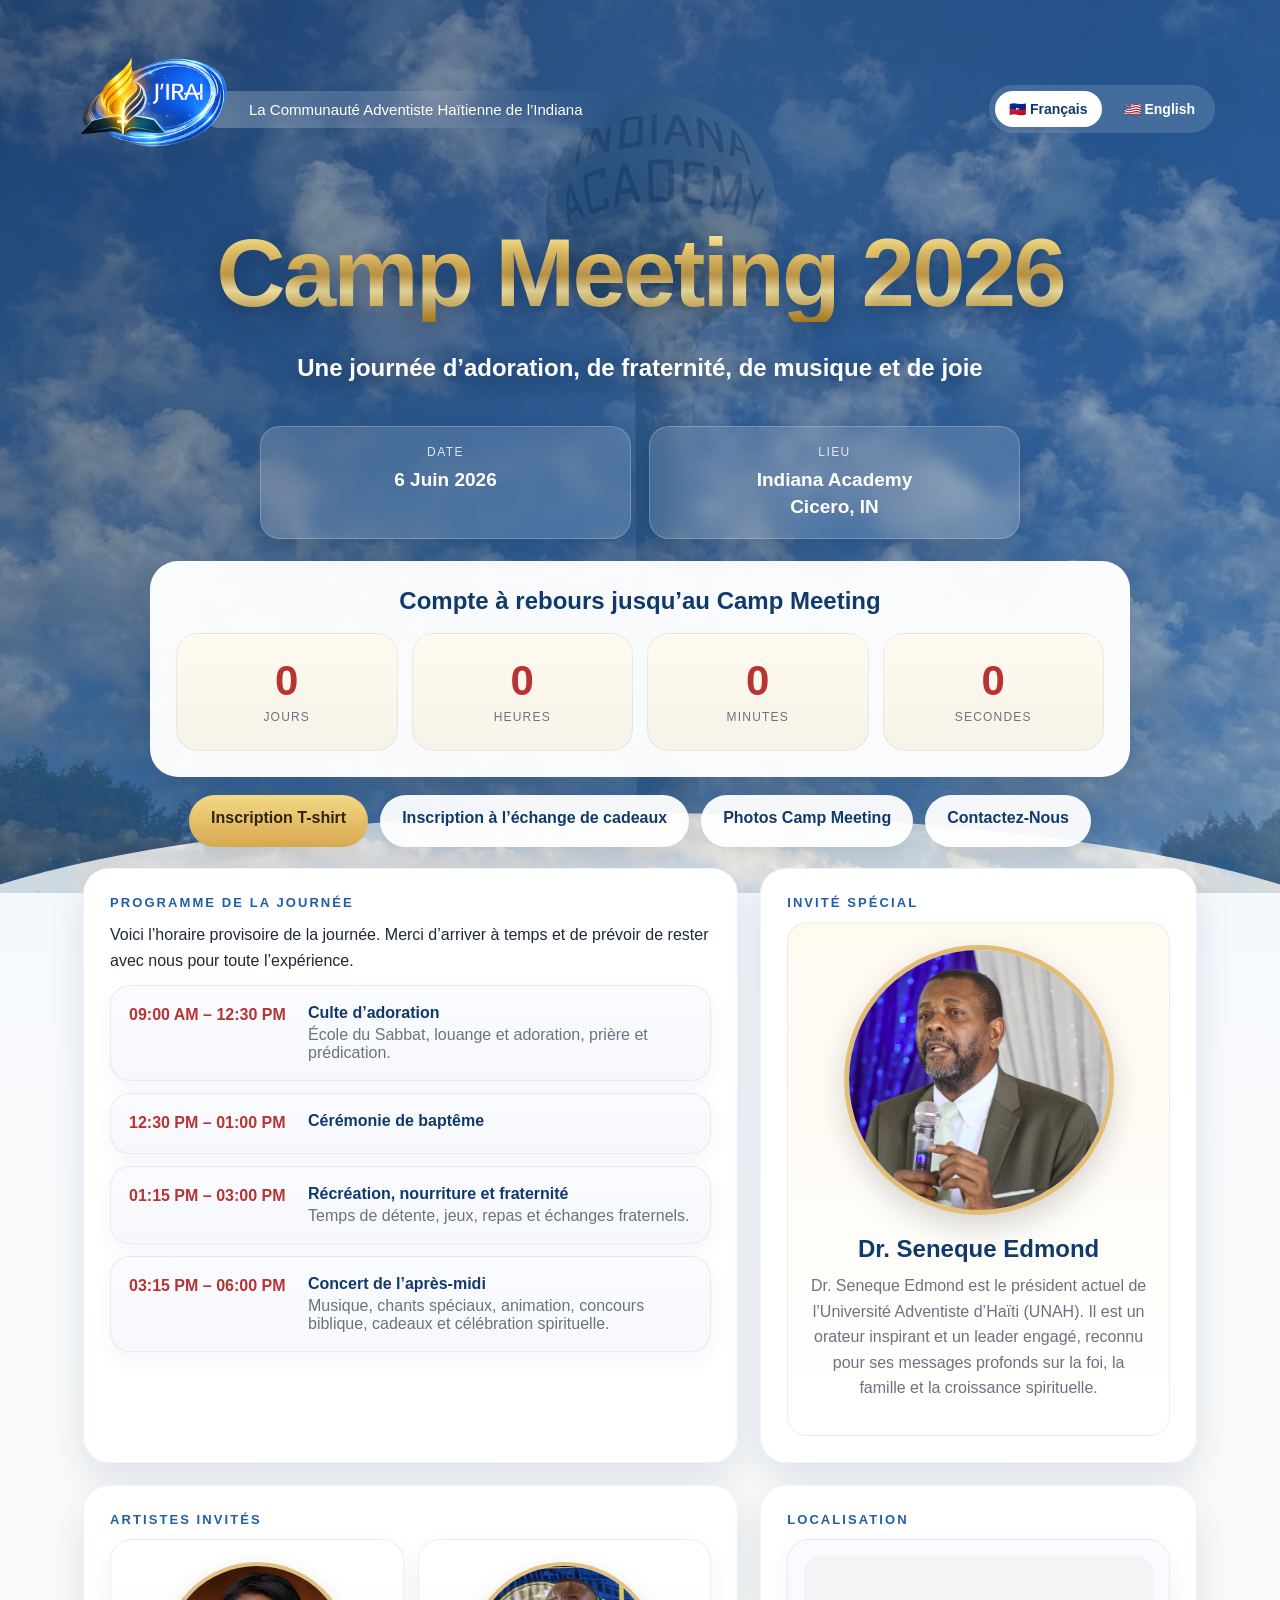
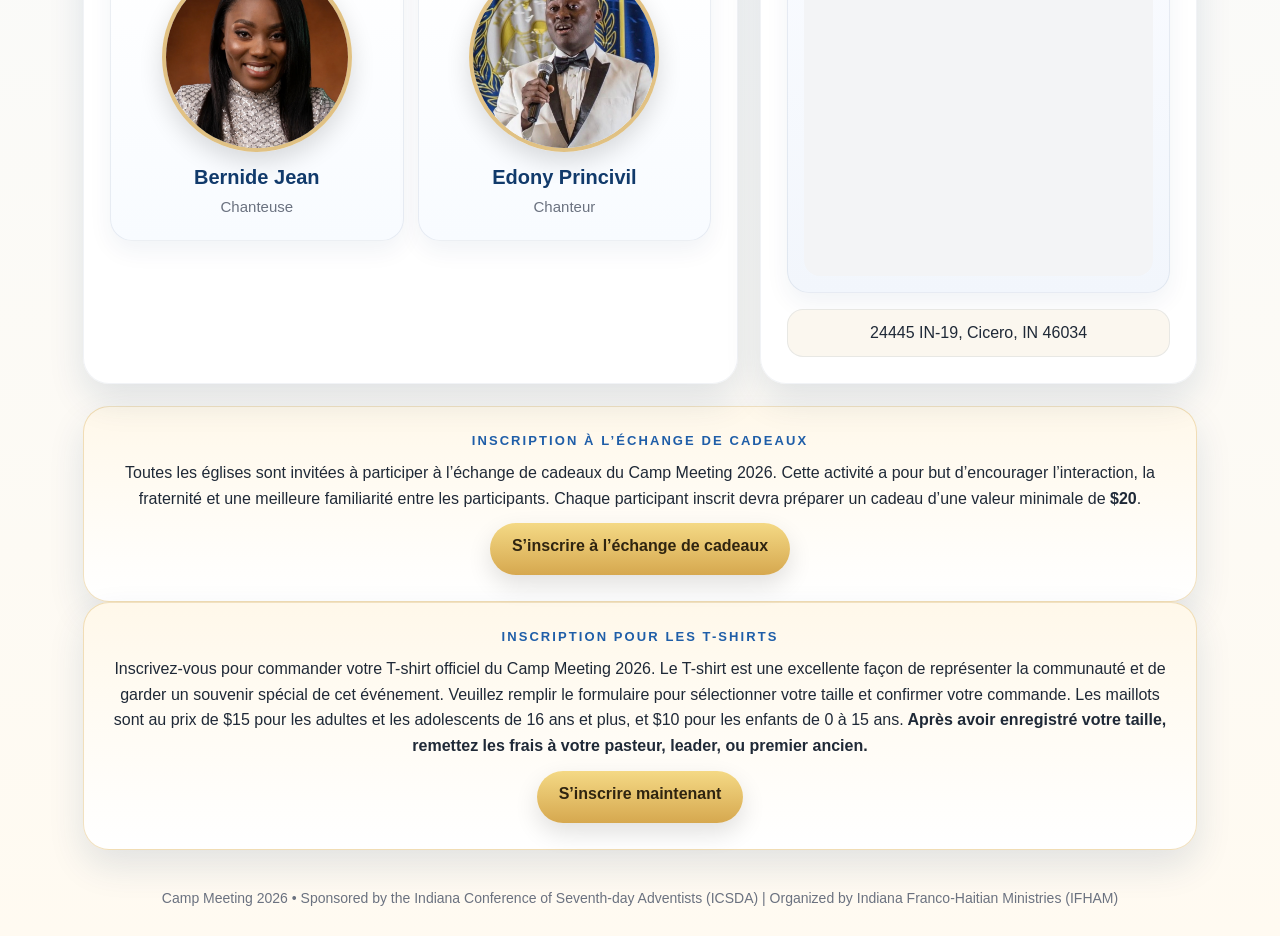
<file: index.html>
<!DOCTYPE html>
<html lang="en">
<head>
  <meta charset="UTF-8" />
  <meta name="viewport" content="width=device-width, initial-scale=1.0" />
  <title>Camp Meeting 2026</title>
  <link rel="stylesheet" href="style.css" />
</head>
<body>
  <header class="hero">
    <div class="clouds"></div>

    <div class="wrap">
      <div class="topbar">
        <div class="logo">
          <img src="images/logo.png" alt="JIRAI Logo">
        </div>

        <div class="logo-text">
          <span data-lang="en">The Indiana Adventist Haitian Community</span>
          <span data-lang="frht">La Communauté Adventiste Haïtienne de l’Indiana</span>
        </div>

        <div class="lang-toggle" aria-label="Language toggle">
          <button class="lang-btn active" data-switch="frht">🇭🇹 Français</button>
          <button class="lang-btn" data-switch="en">🇺🇸 English</button>
        </div>
      </div>

      <div class="hero-title-center">
        <h1 data-lang="frht" class="active">Camp Meeting 2026</h1>
        <h1 data-lang="en">Camp Meeting 2026</h1>

        <h2 class="hero-subtitle active" data-lang="frht">
          Une journée d’adoration, de fraternité, de musique et de joie
        </h2>

        <h2 class="hero-subtitle" data-lang="en">
          A day of worship, fellowship, music, and joy
        </h2>
      </div>

      <div class="hero-meta hero-meta-center">
        <div class="meta-card">
          <span class="meta-label">Date</span>
          <div class="meta-value active" data-lang="frht">6 Juin 2026</div>
          <div class="meta-value" data-lang="en">June 6, 2026</div>
        </div>

        <a class="meta-card meta-link" href="#location" aria-label="View Camp Meeting location map">
          <span class="meta-label active" data-lang="frht">Lieu</span>
          <span class="meta-label" data-lang="en">Location</span>
          <div class="meta-value">Indiana Academy<br>Cicero, IN</div>
        </a>
      </div>

      <div class="countdown-card full-width-countdown">
        <h2 data-lang="frht" class="active">Compte à rebours jusqu’au Camp Meeting</h2>
        <h2 data-lang="en">Countdown to Camp Meeting</h2>

        <div class="count-grid">
          <div class="count-box">
            <span class="count-num" id="days">0</span>
            <div class="count-label" data-unit="days">Days</div>
          </div>
          <div class="count-box">
            <span class="count-num" id="hours">0</span>
            <div class="count-label" data-unit="hours">Hours</div>
          </div>
          <div class="count-box">
            <span class="count-num" id="minutes">0</span>
            <div class="count-label" data-unit="minutes">Minutes</div>
          </div>
          <div class="count-box">
            <span class="count-num" id="seconds">0</span>
            <div class="count-label" data-unit="seconds">Seconds</div>
          </div>
        </div>
      </div>

      <div class="hero-actions">
        <a class="btn btn-primary active"
           data-lang="frht"
           href="#tshirt"
           target="_blank"
           rel="noopener">
          Inscription T-shirt
        </a>

        <a class="btn btn-primary"
           data-lang="en"
           href="#tshirt"
           target="_blank"
           rel="noopener">
          T-Shirt Registration
        </a>

		<a class="btn btn-secondary active" data-lang="frht" href="#gift-exchange">Inscription à l’échange de cadeaux</a>
		<a class="btn btn-secondary" data-lang="en" href="#gift-exchange">Gifts Exchange Registration</a>
		
        <a class="btn btn-secondary active" data-lang="frht" href="photos.html">Photos Camp Meeting</a>
        <a class="btn btn-secondary" data-lang="en" href="photos.html">Camp Meeting Photos</a>

        <a class="btn btn-secondary active" data-lang="frht" href="contact.html">Contactez-Nous</a>
        <a class="btn btn-secondary" data-lang="en" href="contact.html">Contact Us</a>
 
 </div>
    </div>
  </header>

  <main>
    <section class="grid">
      <div class="card" id="program">
        <span class="eyebrow active" data-lang="frht">Programme de la journée</span>
        <span class="eyebrow" data-lang="en">Program for the day</span>

        <p data-lang="frht" class="active">
          Voici l’horaire provisoire de la journée. Merci d’arriver à temps et de prévoir de rester avec nous pour toute l’expérience.
        </p>
        <p data-lang="en">
          Here is the tentative schedule for the day. Please plan to arrive on time and stay with us for the full experience.
        </p>

        <div class="schedule-list">
          <div class="schedule-item">
            <div class="time">09:00 AM – 12:30 PM</div>
            <div>
              <div class="event active" data-lang="frht">Culte d’adoration</div>
              <div class="event" data-lang="en">Church Service</div>
              <div class="muted active" data-lang="frht">École du Sabbat, louange et adoration, prière et prédication.</div>
              <div class="muted" data-lang="en">Sabbath School, praise and worship, prayer, and preaching.</div>
            </div>
          </div>

          <div class="schedule-item">
            <div class="time">12:30 PM – 01:00 PM</div>
            <div>
              <div class="event active" data-lang="frht">Cérémonie de baptême</div>
              <div class="event" data-lang="en">Baptism Ceremony</div>
            </div>
          </div>

          <div class="schedule-item">
            <div class="time">01:15 PM – 03:00 PM</div>
            <div>
              <div class="event active" data-lang="frht">Récréation, nourriture et fraternité</div>
              <div class="event" data-lang="en">Recreation, Food, and Fellowship</div>
              <div class="muted active" data-lang="frht">Temps de détente, jeux, repas et échanges fraternels.</div>
              <div class="muted" data-lang="en">A relaxed time for food, games, community, and fellowship.</div>
            </div>
          </div>

          <div class="schedule-item">
            <div class="time">03:15 PM – 06:00 PM</div>
            <div>
              <div class="event active" data-lang="frht">Concert de l’après-midi</div>
              <div class="event" data-lang="en">Afternoon Concert</div>
              <div class="muted active" data-lang="frht">Musique, chants spéciaux, animation, concours biblique, cadeaux et célébration spirituelle.</div>
              <div class="muted" data-lang="en">Music, special songs, entertainment, Bible competition, gifts, and a joyful spiritual celebration.</div>
            </div>
          </div>
        </div>
      </div>

      <aside class="card">
        <span class="eyebrow active" data-lang="frht">Invité spécial</span>
        <span class="eyebrow" data-lang="en">Special Guest</span>

        <div class="guest-feature">
          <img src="images/guest.jpg" alt="Dr. Seneque Edmond" class="guest-img">
          <h3 class="guest-name">Dr. Seneque Edmond</h3>

          <p class="guest-bio active" data-lang="frht">
            Dr. Seneque Edmond est le président actuel de l’Université Adventiste d’Haïti (UNAH). Il est un orateur inspirant et un leader engagé, reconnu pour ses messages profonds sur la foi, la famille et la croissance spirituelle.
          </p>

          <p class="guest-bio" data-lang="en">
            Dr. Seneque Edmond is the current president of the Adventist University of Haiti (UNAH). He is an inspiring speaker and dedicated leader known for his impactful messages on faith, family, and spiritual growth.
          </p>
        </div>
      </aside>
    </section>

    <section class="grid">
      <div class="card" id="photos">
        <span class="eyebrow active" data-lang="frht">Artistes invités</span>
        <span class="eyebrow" data-lang="en">Guest Artists</span>

        <div class="speaker-grid">
		  <div class="speaker">
            <img src="images/bernide.png" alt="Bernide Jean" class="artist-img">
            <h3>Bernide Jean</h3>
            <p class="active" data-lang="frht">Chanteuse</p>
            <p class="active" data-lang="en">Singer</p>
          </div>
		  
          <div class="speaker">
            <img src="images/edony.jpg" alt="Edony Princivil" class="artist-img">
            <h3>Edony Princivil</h3>
            <p class="active" data-lang="frht">Chanteur</p>
            <p class="active" data-lang="en">Singer</p>
          </div>


        </div>
      </div>

      <div class="card" id="location">
        <span class="eyebrow active" data-lang="frht">Localisation</span>
        <span class="eyebrow" data-lang="en">Location</span>

        <div class="map-box">
          <iframe
            class="map-embed"
            loading="lazy"
            allowfullscreen
            src="https://www.google.com/maps?q=24445+IN-19,+Cicero,+IN+46034&output=embed">
          </iframe>
        </div>

        <div class="info-row">
          <span>24445 IN-19, Cicero, IN 46034</span>
        </div>
      </div>
    </section>


    <section class="card shirt-box" id="gift-exchange">
      <span class="eyebrow active" data-lang="frht" style="text-align:center;">
        Inscription à l’échange de cadeaux
      </span>

      <span class="eyebrow" data-lang="en" style="text-align:center;">
        Gifts Exchange Registration
      </span>

      <p data-lang="frht" class="active" style="text-align:center;">
        Toutes les églises sont invitées à participer à l’échange de cadeaux du Camp Meeting 2026.
        Cette activité a pour but d’encourager l’interaction, la fraternité et une meilleure familiarité entre les participants.
        Chaque participant inscrit devra préparer un cadeau d’une valeur minimale de <strong>$20</strong>.
      </p>

      <p data-lang="en" style="text-align:center;">
        All churches are invited to participate in the Camp Meeting 2026 Gift Exchange.
        This activity is intended to encourage interaction, fellowship, and familiarity among participants.
        Each registered participant should prepare a gift with a minimum value of <strong>$20</strong>.
      </p>

      <div class="hero-actions">
        <a class="btn btn-primary active"
           data-lang="frht"
           href="#"
           target="_blank"
           rel="noopener">
          S’inscrire à l’échange de cadeaux
        </a>

        <a class="btn btn-primary"
           data-lang="en"
           href="#"
           target="_blank"
           rel="noopener">
          Register for Gift Exchange
        </a>
      </div>
    </section>



    <section class="card shirt-box" id="tshirt" >
	
      <span class="eyebrow active" data-lang="frht" style="text-align:center;"> Inscription pour les T-shirts</span>
		
      <span class="eyebrow active" data-lang="en" style="text-align:center;"> T-Shirts' Registration </span>
		
    

      <p data-lang="frht" class="active" style="text-align:center;">
        Inscrivez-vous pour commander votre T-shirt officiel du Camp Meeting 2026. Le T-shirt est une excellente façon de représenter la communauté et de garder un souvenir spécial de cet événement. Veuillez remplir le formulaire pour sélectionner votre taille et confirmer votre commande. Les maillots sont au prix de $15 pour les adultes et les adolescents de 16 ans et plus, et $10 pour les enfants de 0 à 15 ans.<strong> Après avoir enregistré votre taille, remettez les frais à votre pasteur, leader, ou premier ancien.</strong>
      </p>

      <p data-lang="en" style="text-align:center;">
        Register to order your official Camp Meeting 2026 T-shirt. This is a great way to represent the community and keep a special memory of the event. Please complete the form to select your size and confirm your order. T-shirts are priced at $15 for adults and teens ages 16 and older, and $10 for children ages 0 to 15. <strong> After registering your size, please submit payment to your pastor, leader, or first elder.</strong>
      </p>

      <div class="hero-actions">
        <a class="btn btn-primary active"
           data-lang="frht"
           href="https://form.jotform.com/261120572406144"
           target="_blank"
           rel="noopener">
          S’inscrire maintenant
        </a>

        <a class="btn btn-primary"
           data-lang="en"
           href="https://form.jotform.com/261120572406144"
           target="_blank"
           rel="noopener">
          Register Now
        </a>
      </div>
    </section>

  </main>

  <footer>
    Camp Meeting 2026 • Sponsored by the Indiana Conference of Seventh-day Adventists (ICSDA) | Organized by Indiana Franco-Haitian Ministries (IFHAM)
  </footer>

  <script>
    const targetDate = new Date("2026-06-06T09:00:00").getTime();

    function updateCountdown() {
      const now = new Date().getTime();
      let distance = targetDate - now;
      if (distance < 0) distance = 0;

      const days = Math.floor(distance / (1000 * 60 * 60 * 24));
      const hours = Math.floor((distance / (1000 * 60 * 60)) % 24);
      const minutes = Math.floor((distance / (1000 * 60)) % 60);
      const seconds = Math.floor((distance / 1000) % 60);

      document.getElementById("days").textContent = days;
      document.getElementById("hours").textContent = hours;
      document.getElementById("minutes").textContent = minutes;
      document.getElementById("seconds").textContent = seconds;
    }

    updateCountdown();
    setInterval(updateCountdown, 1000);

    const langButtons = document.querySelectorAll(".lang-btn");
    const langBlocks = document.querySelectorAll("[data-lang]");
    const unitLabels = {
      frht: { days: "Jours", hours: "Heures", minutes: "Minutes", seconds: "Secondes" },
      en:   { days: "Days", hours: "Hours", minutes: "Minutes", seconds: "Seconds" }
    };

    function setLanguage(lang) {
      langBlocks.forEach(el => {
        el.classList.toggle("active", el.dataset.lang === lang);
      });

      langButtons.forEach(btn => {
        btn.classList.toggle("active", btn.dataset.switch === lang);
      });

      document.querySelectorAll("[data-unit]").forEach(el => {
        const key = el.dataset.unit;
        el.textContent = unitLabels[lang][key];
      });

      document.documentElement.lang = lang === "frht" ? "fr" : "en";
    }

    langButtons.forEach(btn => {
      btn.addEventListener("click", () => setLanguage(btn.dataset.switch));
    });

    setLanguage("frht");
  </script>
</body>
</html>
</file>
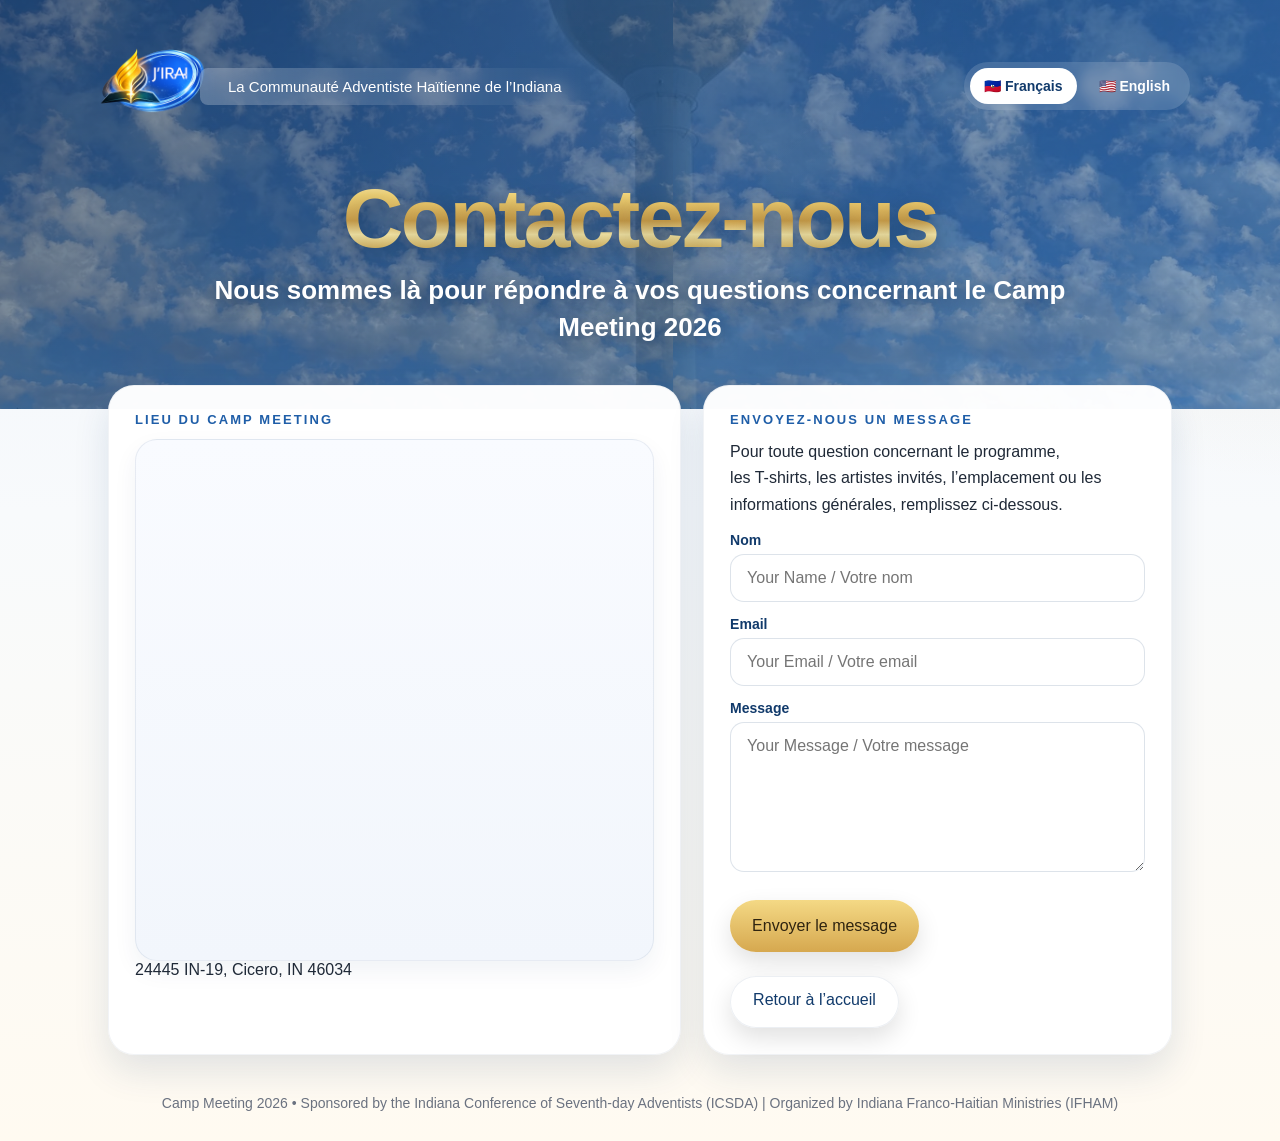
<file: contact.html>
<!DOCTYPE html>
<html lang="en">
<head>
  <meta charset="UTF-8" />
  <meta name="viewport" content="width=device-width, initial-scale=1.0" />
  <title>Contact | Camp Meeting 2026</title>
  <style>
    :root{
      --navy:#113a6b;
      --blue:#1f5ea8;
      --gold:#d6a84f;
      --gold-light:#f7d97a;
      --gold-pale:#fff6c7;
      --cream:#fbf7ef;
      --text:#1f2937;
      --muted:#6b7280;
      --white:#ffffff;
    }

    *{box-sizing:border-box}
    body{
      margin:0;
      font-family:Arial, Helvetica, sans-serif;
      color:var(--text);
      background:
        radial-gradient(circle at top right, rgba(214,168,79,.18), transparent 28%),
        linear-gradient(180deg, #eef4fb 0%, #f8fafc 45%, #fffaf1 100%);
    }

    a{color:inherit}

    .hero{
      position:relative;
      overflow:hidden;
      padding:24px 18px 52px;
      background:
        linear-gradient(135deg, rgba(10,34,63,.78), rgba(24,84,150,.68)),
        url('images/indiana-academy.jpg') center/cover no-repeat;
      color:var(--white);
    }

    .hero::before{
      content:"";
      position:absolute;
      inset:0;
      background:radial-gradient(circle at top center, rgba(255,255,255,.08), transparent 45%);
      z-index:0;
    }

    .clouds{
      position:absolute;
      top:0;
      left:0;
      width:200%;
      height:100%;
      background:url('images/cloud.png') repeat-x;
      background-size:auto 100%;
      opacity:.28;
      animation:moveClouds 70s linear infinite;
      z-index:1;
      pointer-events:none;
    }

    @keyframes moveClouds{
      from{transform:translateX(0)}
      to{transform:translateX(-50%)}
    }

    .wrap{
      max-width:1100px;
      margin:0 auto;
      position:relative;
      z-index:2;
    }

    .topbar{
      display:flex;
      align-items:center;
      gap:14px;
      margin-bottom:28px;
      flex-wrap:wrap;
    }

    .logo img{
      height:120px;
      width:auto;
      object-fit:contain;
    }

    .logo-text{
      margin-left:-24px;
      font-size:15px;
      font-weight:500;
      color:#ffffff;
      padding:10px 28px;
      border-radius:8px;
      background:linear-gradient(
        to right,
        rgba(255,255,255,0.25),
        rgba(255,255,255,0.00)
      );
      backdrop-filter:blur(8px);
    }

    .logo-text span{
      display:none;
    }

    .logo-text span.active{
      display:inline;
    }

    .lang-toggle{
      margin-left:auto;
      display:flex;
      gap:8px;
      background:rgba(255,255,255,.14);
      padding:6px;
      border-radius:999px;
      backdrop-filter:blur(6px);
    }

    .lang-btn{
      border:none;
      background:transparent;
      color:#fff;
      padding:10px 14px;
      border-radius:999px;
      cursor:pointer;
      font-weight:700;
      font-size:14px;
    }

    .lang-btn.active{
      background:#fff;
      color:var(--navy);
    }

    .hero-title-center{
      text-align:center;
      margin-bottom:10px;
    }

    .hero-title-center h1{
      font-size:clamp(42px, 7vw, 84px);
      margin:0;
      font-weight:900;
      letter-spacing:-0.03em;
      line-height:1.02;
      background:linear-gradient(
        180deg,
        var(--gold-pale) 0%,
        var(--gold-light) 22%,
        var(--gold) 52%,
        #fff0ad 68%,
        #b8851f 100%
      );
      -webkit-background-clip:text;
      -webkit-text-fill-color:transparent;
      background-clip:text;
      color:transparent;
      text-shadow:0 6px 24px rgba(0,0,0,.25);
    }

    .hero-subtitle{
      font-size:clamp(18px, 2.4vw, 26px);
      font-weight:800;
      line-height:1.45;
      margin:10px auto 0;
      color:#ffffff;
      text-align:center;
      max-width:860px;
      text-shadow:0 4px 20px rgba(0,0,0,.35);
    }

    main{
      max-width:1100px;
      margin:-24px auto 40px;
      padding:0 18px;
      position:relative;
      z-index:3;
    }

    .grid{
      display:grid;
      grid-template-columns:1.1fr .9fr;
      gap:22px;
    }

    .card{
      background:rgba(255,255,255,.98);
      border-radius:26px;
      box-shadow:0 16px 36px rgba(17,58,107,.12);
      padding:26px;
      border:1px solid rgba(17,58,107,.06);
    }

    .eyebrow{
      display:inline-block;
      font-size:13px;
      letter-spacing:.16em;
      text-transform:uppercase;
      color:var(--blue);
      font-weight:800;
      margin-bottom:12px;
    }

    .card h2{
      margin:0 0 14px;
      color:var(--navy);
      font-size:30px;
    }

    .card p{
      line-height:1.65;
      margin:0 0 14px;
    }

    .contact-list{
      display:grid;
      gap:14px;
      margin-top:18px;
    }

    .contact-item{
      background:linear-gradient(180deg, #fff, #f8fbff);
      border:1px solid rgba(17,58,107,.08);
      border-radius:20px;
      padding:18px;
    }

    .contact-item h3{
      margin:0 0 6px;
      color:var(--navy);
      font-size:18px;
    }

    .contact-item p{
      margin:0;
      color:var(--muted);
    }

    form{
      display:grid;
      gap:14px;
      margin-top:10px;
    }

    label{
      font-size:14px;
      font-weight:700;
      color:var(--navy);
      margin-bottom:6px;
      display:block;
    }

    input, textarea{
      width:100%;
      padding:14px 16px;
      border-radius:14px;
      border:1px solid rgba(17,58,107,.14);
      font:inherit;
      background:#fff;
    }

    textarea{
      min-height:150px;
      resize:vertical;
    }

    .btn-row{
      display:flex;
      flex-wrap:wrap;
      gap:12px;
      margin-top:10px;
    }

    .btn{
      display:inline-flex;
      justify-content:center;
      align-items:center;
      min-height:52px;
      padding:14px 22px;
      border-radius:999px;
      text-decoration:none;
      font-weight:800;
      transition:.22s ease;
      box-shadow:0 10px 24px rgba(0,0,0,.12);
      border:none;
      cursor:pointer;
      font:inherit;
    }

    .btn-primary{
      background:linear-gradient(180deg, #f4d985, #d6a84f);
      color:#2f2410;
    }

    .btn-secondary{
      background:rgba(255,255,255,.94);
      color:var(--navy);
      border:1px solid rgba(17,58,107,.08);
    }

    .btn:hover{
      transform:translateY(-2px) scale(1.01);
    }

    .small{
      color:var(--muted);
      font-size:14px;
      margin-top:8px;
    }

    footer{
      max-width:1050px;
      margin:0 auto 30px;
      padding:0 18px;
      color:var(--muted);
      text-align:center;
      font-size:14px;
    }

    [data-lang]{display:none}
    [data-lang].active{display:block}
    [data-lang-inline]{display:none}
    [data-lang-inline].active-inline{display:inline}

    @media (max-width:900px){
      .grid{grid-template-columns:1fr}
    }

    @media (max-width:680px){
      .logo-text{
        font-size:14px;
        margin-left:0;
      }

      .lang-toggle{
        margin-left:0;
        justify-content:center;
        width:100%;
      }

      .hero{
        padding:16px 14px 34px;
      }

      main{
        padding:0 14px;
      }

      .card{
        padding:20px;
      }

      .btn{
        width:100%;
      }
    }
	
	 .map-box{
      overflow:hidden;
      border-radius:22px;
      border:1px solid rgba(17,58,107,.08);
      background:linear-gradient(180deg,#f9fbff,#f2f6fc);
      padding:0;
      box-shadow:0 10px 24px rgba(17,58,107,.06);
      width:100%;
      min-height:520px;
    }

    .map-embed{
      display:block;
      width:100%;
      height:520px;
      border:0;
    }

    /* ================================
       Mobile-friendly responsive fixes
       Added to improve phone/tablet layout
       ================================ */
    html, body{ max-width:100%; overflow-x:hidden; }
    img, iframe{ max-width:100%; }

    @media (max-width: 900px){
      .wrap, main, footer{ width:100%; }
      .grid{ grid-template-columns:1fr !important; }
      .hero-meta-center, .hero-meta{ display:grid; grid-template-columns:1fr; gap:12px; width:100%; }
      .meta-card{ width:100%; }
      .speaker-grid, .contact-grid{ grid-template-columns:1fr !important; }
    }

    @media (max-width: 700px){
      .hero{ padding:14px 12px 34px !important; background-position:center top; }
      .hero::after{ height:90px; bottom:-46px; }
      .topbar{ display:grid; grid-template-columns:1fr; justify-items:center; text-align:center; gap:10px; margin-bottom:18px; }
      .logo img{ height:96px !important; max-width:140px; }
      .logo-text{ margin-left:0 !important; padding:9px 14px !important; width:100%; max-width:360px; font-size:13px !important; line-height:1.35; background:rgba(255,255,255,.16); }
      .lang-toggle{ margin-left:0 !important; width:100%; max-width:360px; justify-content:center; flex-wrap:wrap; border-radius:18px; }
      .lang-btn{ flex:1 1 130px; padding:10px 8px; font-size:13px; }
      .hero-title-center{ margin-bottom:12px; }
      .hero-title-center h1{ font-size:clamp(34px, 13vw, 52px) !important; line-height:1.05; overflow-wrap:anywhere; }
      .hero-subtitle{ font-size:clamp(16px, 5vw, 20px) !important; line-height:1.35 !important; margin:10px auto 16px !important; }
      .full-width-countdown{ padding:16px 12px !important; border-radius:20px !important; margin-bottom:16px !important; }
      .full-width-countdown h2{ font-size:19px !important; }
      .count-grid{ grid-template-columns:repeat(2, minmax(0,1fr)) !important; gap:10px !important; }
      .count-box{ padding:16px 8px !important; border-radius:16px !important; }
      .count-num{ font-size:32px !important; }
      .count-label{ font-size:10px !important; letter-spacing:.08em !important; }
      .hero-actions, .btn-row{ width:100%; display:grid !important; grid-template-columns:1fr; gap:10px; }
      .btn{ width:100%; min-height:48px; padding:13px 16px; text-align:center; }
      main{ margin:-16px auto 30px !important; padding:0 12px !important; }
      .card{ padding:18px !important; border-radius:20px !important; }
      .card h2{ font-size:24px !important; line-height:1.2; }
      .card p{ font-size:15px; }
      .schedule-item{ grid-template-columns:1fr !important; padding:15px !important; }
      .guest-img{ width:min(210px, 78vw) !important; height:min(210px, 78vw) !important; }
      .artist-img{ width:min(155px, 66vw) !important; height:min(155px, 66vw) !important; }
      .map-box{ min-height:auto !important; }
      .map-embed{ height:300px !important; }
      footer{ font-size:12px; line-height:1.5; padding:0 14px; }
    }

    @media (max-width: 520px){
      .filter-bar{ display:grid !important; grid-template-columns:1fr; gap:10px; }
      .filter-btn{ width:100%; padding:13px 14px; }
      .gallery{ grid-template-columns:1fr !important; }
      .photo-card{ min-height:auto !important; }
      .photo-card img{ height:230px !important; }
      .photo-label{ font-size:13px; }
      .lightbox{ padding:12px !important; }
      .lightbox img{ max-height:72vh !important; }
      .lightbox-btn{ width:42px !important; height:42px !important; font-size:30px !important; }
      .prev{ left:8px !important; }
      .next{ right:8px !important; }
    }

    @media (max-width: 390px){
      .count-grid{ grid-template-columns:1fr !important; }
      .hero-title-center h1{ font-size:36px !important; }
    }
  </style>
</head>
<body>
  <header class="hero">
    <div class="clouds"></div>
    <div class="wrap">
      <div class="topbar">
        <div class="logo">
          <img src="images/logo.png" alt="JIRAI Logo">
        </div>

        <div class="logo-text">
          <span data-lang-inline="en">The Indiana Adventist Haitian Community</span>
          <span data-lang-inline="frht" class="active-inline">La Communauté Adventiste Haïtienne de l’Indiana</span>
        </div>

        <div class="lang-toggle" aria-label="Language toggle">
          <button class="lang-btn active" data-switch="frht">🇭🇹 Français</button>
          <button class="lang-btn" data-switch="en">🇺🇸 English</button>
        </div>
      </div>

      <div class="hero-title-center">
        <h1 data-lang="frht" class="active">Contactez-nous</h1>
        <h1 data-lang="en">Contact Us</h1>

        <h2 class="hero-subtitle active" data-lang="frht">
          Nous sommes là pour répondre à vos questions concernant le Camp Meeting 2026
        </h2>

        <h2 class="hero-subtitle" data-lang="en">
          We are here to answer your questions about Camp Meeting 2026
        </h2>
      </div>
    </div>
  </header>

  <main>
    <section class="grid">

	  
	 <div class="card">
        <span class="eyebrow active" data-lang="frht">Lieu du Camp Meeting</span>
        <span class="eyebrow" data-lang="en">Camp Meeting Location</span>

        <div class="map-box">
          <iframe
            class="map-embed"
            loading="lazy"
            allowfullscreen
            src="https://www.google.com/maps?q=24445+IN-19,+Cicero,+IN+46034&output=embed">
          </iframe>
        </div>

        <div class="info-row">
          <span>24445 IN-19, Cicero, IN 46034</span>
        </div>
      </div>
	  

      <div class="card">
        <span class="eyebrow active" data-lang="frht">Envoyez-nous un message</span>
        <span class="eyebrow" data-lang="en">Send Us a Message</span>

		<p data-lang="frht" class="active">
          Pour toute question concernant le programme, <br>les T-shirts, les artistes invités, l’emplacement ou les informations générales, remplissez ci-dessous.
        </p>

        <p data-lang="en">
          For questions about the program, T-shirts, guest artists, location, or general information, please fill out the form below.
        </p>

        <form action="https://formsubmit.co/elisalom001@gmail.com" method="POST">
          <div>
            <label data-lang="frht" class="active" for="name">Nom</label>
            <label data-lang="en" for="name">Name</label>
            <input id="name" type="text" name="name" placeholder="Your Name / Votre nom" required>
          </div>

          <div>
            <label data-lang="frht" class="active" for="email">Email</label>
            <label data-lang="en" for="email">Email</label>
            <input id="email" type="email" name="email" placeholder="Your Email / Votre email" required>
          </div>

          <div>
            <label data-lang="frht" class="active" for="message">Message</label>
            <label data-lang="en" for="message">Message</label>
            <textarea id="message" name="message" placeholder="Your Message / Votre message" required></textarea>
          </div>

          <input type="hidden" name="_subject" value="Camp Meeting Contact Form">
          <input type="hidden" name="_captcha" value="false">
		  <input type="hidden" name="_next" value="https://elisalom001.github.io/camp-meeting-2026/">
			
          <div class="btn-row">
            <button type="submit" class="btn btn-primary active" data-lang="frht">Envoyer le message</button>
            <button type="submit" class="btn btn-primary" data-lang="en">Send Message</button>
          </div>
		  
		  <div class="btn-row">
          <a class="btn btn-secondary active" data-lang="frht" href="index.html">Retour à l’accueil</a>
          <a class="btn btn-secondary" data-lang="en" href="index.html">Back to Home</a>
        </div>
        </form>

      </div>
    </section>
  </main>

  <footer>
    Camp Meeting 2026 • Sponsored by the Indiana Conference of Seventh-day Adventists (ICSDA) | Organized by Indiana Franco-Haitian Ministries (IFHAM)
  </footer>

  <script>
    const langButtons = document.querySelectorAll(".lang-btn");
    const langBlocks = document.querySelectorAll("[data-lang]");
    const inlineLangBlocks = document.querySelectorAll("[data-lang-inline]");

    function setLanguage(lang) {
      langBlocks.forEach(el => {
        el.classList.toggle("active", el.dataset.lang === lang);
      });

      inlineLangBlocks.forEach(el => {
        el.classList.toggle("active-inline", el.dataset.langInline === lang);
      });

      langButtons.forEach(btn => {
        btn.classList.toggle("active", btn.dataset.switch === lang);
      });

      document.documentElement.lang = lang === "frht" ? "fr" : "en";
    }

    langButtons.forEach(btn => {
      btn.addEventListener("click", () => setLanguage(btn.dataset.switch));
    });

    setLanguage("frht");
  </script>
</body>
</html>
</file>
<file: style.css>
:root{
      --navy:#113a6b;
      --blue:#1f5ea8;
      --gold:#d6a84f;
      --gold-light:#f7d97a;
      --gold-pale:#fff6c7;
      --cream:#fbf7ef;
      --red:#b83333;
      --text:#1f2937;
      --muted:#6b7280;
      --white:#ffffff;
      --shadow:0 12px 30px rgba(17,58,107,.14);
      --shadow-soft:0 16px 36px rgba(17,58,107,.12);
      --radius:24px;
    }

    *{box-sizing:border-box}
    html{scroll-behavior:smooth}

    body{
      margin:0;
      font-family:Arial, Helvetica, sans-serif;
      color:var(--text);
      background:
        radial-gradient(circle at top right, rgba(214,168,79,.18), transparent 28%),
        linear-gradient(180deg, #eef4fb 0%, #f8fafc 45%, #fffaf1 100%);
    }

    a{color:inherit}

    .hero{
      position:relative;
      overflow:hidden;
      padding:22px 18px 46px;
      background:
        linear-gradient(135deg, rgba(10,34,63,.78), rgba(24,84,150,.68)),
        url('images/indiana-academy.jpg') center/cover no-repeat;
      color:var(--white);
      z-index:1;
    }

    .hero::before{
      content:"";
      position:absolute;
      inset:0;
      background:radial-gradient(circle at top center, rgba(255,255,255,.08), transparent 45%);
      z-index:0;
    }

    .hero::after{
      content:"";
      position:absolute;
      inset:auto -10% -80px -10%;
      height:160px;
      background:var(--cream);
      border-radius:50% 50% 0 0 / 100% 100% 0 0;
      opacity:.95;
    }

    .clouds{
      position:absolute;
      top:0;
      left:0;
      width:200%;
      height:100%;
      background:url('images/cloud.png') repeat-x;
      background-size:auto 100%;
      opacity:.28;
      animation:moveClouds 70s linear infinite;
      z-index:1;
      pointer-events:none;
    }

    @keyframes moveClouds{
      from{transform:translateX(0)}
      to{transform:translateX(-50%)}
    }

    .wrap{
      max-width:1150px;
      margin:0 auto;
      position:relative;
      z-index:2;
    }

    .topbar{
      display:flex;
      align-items:center;
      gap:14px;
      margin-bottom:28px;
      flex-wrap:wrap;
    }

    .logo img{
      height:150px;
      width:auto;
      object-fit:contain;
      position:relative;
      z-index:3;
      flex-shrink:0;
    }

    @media (min-width:768px){
      .logo img{height:170px}
    }

    .logo-text{
      position:relative;
      z-index:1;
      margin-left:-40px;
      font-size:15px;
      font-weight:500;
      color:#ffffff;
      padding:10px 40px;
      border-radius:8px;
      background:linear-gradient(
        to right,
        rgba(255,255,255,0.25),
        rgba(255,255,255,0.00)
      );
      backdrop-filter:blur(8px);
    }

    .logo-text span{display:none}
    .logo-text span.active{display:inline}

    .lang-toggle{
      margin-left:auto;
      display:flex;
      gap:8px;
      background:rgba(255,255,255,.14);
      padding:6px;
      border-radius:999px;
      backdrop-filter:blur(6px);
    }

    .lang-btn{
      border:none;
      background:transparent;
      color:#fff;
      padding:10px 14px;
      border-radius:999px;
      cursor:pointer;
      font-weight:700;
      font-size:14px;
    }

    .lang-btn.active{
      background:#fff;
      color:var(--navy);
    }

    .hero-title-center{
      text-align:center;
      margin-bottom:18px;
    }

    .hero-title-center h1{
      font-size:clamp(54px, 8vw, 96px);
      margin:0;
      font-weight:900;
      letter-spacing:-0.03em;
      line-height:1.02;
      background:linear-gradient(
        180deg,
        var(--gold-pale) 0%,
        var(--gold-light) 22%,
        var(--gold) 52%,
        #fff0ad 68%,
        #b8851f 100%
      );
      -webkit-background-clip:text;
      -webkit-text-fill-color:transparent;
      background-clip:text;
      color:transparent;
      text-shadow:0 6px 24px rgba(0,0,0,.25);
    }

    .hero-subtitle{
      font-size:clamp(16px, 2.6vw, 24px);
      font-weight:800;
      line-height:3;
      margin:10px auto 22px;
      color:#ffffff;
      text-align:center;
      max-width:900px;
      text-shadow:0 4px 20px rgba(0,0,0,.35);
    }

    .hero-meta-center{
      display:flex;
      justify-content:center;
      gap:18px;
      margin:0 auto 22px;
      max-width:760px;
      flex-wrap:wrap;
    }

    .meta-card{
      flex:1 1 280px;
      background:rgba(255,255,255,.14);
      border:1px solid rgba(255,255,255,.22);
      border-radius:20px;
      padding:18px;
      text-align:center;
      backdrop-filter:blur(8px);
      box-shadow:0 10px 24px rgba(0,0,0,.12);
    }

    .meta-link{
      text-decoration:none;
      cursor:pointer;
      transition:.22s ease;
    }

    .meta-link:hover{
      transform:translateY(-2px) scale(1.01);
      background:rgba(255,255,255,.22);
    }

    .meta-label{
      display:block;
      font-size:12px;
      letter-spacing:.12em;
      text-transform:uppercase;
      opacity:.82;
      margin-bottom:8px;
    }

    .meta-value{
      font-size:19px;
      line-height:1.4;
      font-weight:800;
    }

    .full-width-countdown{
      max-width:980px;
      margin:0 auto 18px;
      padding:26px;
      border-radius:28px;
      background:rgba(255,255,255,.97);
      box-shadow:0 18px 45px rgba(8,24,48,.18);
    }

    .full-width-countdown h2{
      margin:0 0 18px;
      font-size:24px;
      text-align:center;
      color:var(--navy);
    }

    .count-grid{
      display:grid;
      grid-template-columns:repeat(4,1fr);
      gap:14px;
    }

    .count-box{
      background:linear-gradient(180deg, #fffaf0, #f8f3e8);
      border-radius:22px;
      padding:26px 16px;
      text-align:center;
      border:1px solid rgba(17,58,107,.08);
      box-shadow:inset 0 1px 0 rgba(255,255,255,.8);
    }

    .count-num{
      display:block;
      font-size:clamp(28px, 4vw, 42px);
      font-weight:900;
      color:var(--red);
      line-height:1;
    }

    .count-label{
      margin-top:8px;
      font-size:12px;
      letter-spacing:.1em;
      text-transform:uppercase;
      color:var(--muted);
    }

    .hero-actions{
      display:flex;
      justify-content:center;
      flex-wrap:wrap;
      gap:12px;
      margin-top:10px;
    }

    .btn{
      display:inline-flex;
      justify-content:center;
      align-items:center;
      min-height:52px;
      padding:14px 22px;
      border-radius:999px;
      text-decoration:none;
      font-weight:800;
      transition:.22s ease;
      box-shadow:0 10px 24px rgba(0,0,0,.12);
    }

    .btn-primary{
      background:linear-gradient(180deg, #f4d985, #d6a84f);
      color:#2f2410;
    }

    .btn-secondary{
      background:rgba(255,255,255,.94);
      color:var(--navy);
    }

    .btn-outline{
      background:transparent;
      color:var(--navy);
      border:2px solid rgba(17,58,107,.18);
    }

    .btn:hover{
      transform:translateY(-2px) scale(1.01);
    }

    main{
      max-width:1150px;
      margin:-25px auto 40px;
      padding:0 18px;
      position:relative;
      z-index:3;
    }

    .grid{
      display:grid;
      grid-template-columns:1.2fr .8fr;
      gap:22px;
      margin-bottom:22px;
    }

    .card{
      background:rgba(255,255,255,.98);
      border-radius:26px;
      box-shadow:0 16px 36px rgba(17,58,107,.12);
      padding:26px;
      border:1px solid rgba(17,58,107,.06);
    }

    .card h2{
      margin:0 0 14px;
      color:var(--navy);
      font-size:30px;
    }

    .card p{
      line-height:1.6;
      margin:0 0 12px;
    }

    .eyebrow{
      display:inline-block;
      font-size:13px;
      letter-spacing:.16em;
      text-transform:uppercase;
      color:var(--blue);
      font-weight:800;
      margin-bottom:12px;
    }

    .schedule-list{
      display:grid;
      gap:12px;
      margin-top:12px;
    }

    .schedule-item{
      display:grid;
      grid-template-columns:165px 1fr;
      gap:14px;
      align-items:start;
      padding:18px;
      border-radius:20px;
      background:linear-gradient(180deg, #f9fbff, #f7f8fb);
      border:1px solid rgba(17,58,107,.08);
      box-shadow:0 8px 20px rgba(17,58,107,.05);
    }

    .time{
      font-weight:900;
      color:var(--red);
      line-height:1.4;
    }

    .event{
      font-weight:800;
      color:var(--navy);
      margin-bottom:4px;
    }

    .muted{
      color:var(--muted);
    }

    .guest-feature{
      display:flex;
      flex-direction:column;
      align-items:center;
      text-align:center;
      padding:22px;
      border-radius:20px;
      background:linear-gradient(180deg, #fffaf0, #fff);
      border:1px solid rgba(17,58,107,.08);
    }

    .guest-img{
      width:270px;
      height:270px;
      object-fit:cover;
      border-radius:50%;
      border:5px solid rgba(214,168,79,.75);
      box-shadow:0 12px 30px rgba(0,0,0,.16);
      margin-bottom:14px;
    }

    .guest-name{
      margin:6px 0 10px;
      color:var(--navy);
      font-size:24px;
    }

    .guest-bio{
      margin:0;
      color:var(--muted);
      line-height:1.65;
      max-width:500px;
    }

    .speaker-grid{
      display:grid;
      grid-template-columns:repeat(2,1fr);
      gap:14px;
      margin-top:8px;
    }

    .speaker{
      border-radius:22px;
      padding:22px;
      background:linear-gradient(180deg, #fff, #f8fbff);
      border:1px solid rgba(17,58,107,.08);
      text-align:center;
      box-shadow:0 10px 24px rgba(17,58,107,.06);
    }

    .artist-img{
      width:190px;
      height:190px;
      object-fit:cover;
      border-radius:50%;
      margin:0 auto 14px;
      display:block;
      border:4px solid rgba(214,168,79,.7);
      box-shadow:0 10px 24px rgba(0,0,0,.14);
    }

    .speaker:hover .artist-img{
      transform:scale(1.05);
      transition:.2s ease;
    }

    .speaker h3{
      margin:0 0 6px;
      color:var(--navy);
      font-size:20px;
    }

    .speaker p{
      margin:0;
      font-size:15px;
      color:var(--muted);
      line-height:1.55;
    }

    .map-box{
      overflow:hidden;
      border-radius:22px;
      border:1px solid rgba(17,58,107,.08);
      background:linear-gradient(180deg,#f9fbff,#f2f6fc);
      padding:16px;
      box-shadow:0 10px 24px rgba(17,58,107,.06);
    }

    .map-embed{
      width:100%;
      height:320px;
      border:0;
      border-radius:16px;
      display:block;
      background:#f3f4f6;
    }

    .info-row{
      padding:14px 16px;
      border-radius:16px;
      background:var(--cream);
      border:1px solid rgba(17,58,107,.08);
      text-align:center;
      margin-top:16px;
    }

    .shirt-box{
      background:linear-gradient(180deg, #fff8ea, #fff);
      border:1px solid rgba(214,168,79,.35);
    }

    .contact-grid{
      display:grid;
      grid-template-columns:repeat(3,1fr);
      gap:14px;
      margin-top:12px;
    }

    .contact-item{
      background:linear-gradient(180deg, #fff, #f8fbff);
      border:1px solid rgba(17,58,107,.08);
      border-radius:20px;
      padding:20px;
      text-align:center;
    }

    .contact-item h3{
      margin:0 0 8px;
      font-size:18px;
      color:var(--navy);
    }

    footer{
      max-width:1050px;
      margin:0 auto 30px;
      padding:0 18px;
      color:var(--muted);
      text-align:center;
      font-size:14px;
    }

    [data-lang]{display:none}
    [data-lang].active{display:block}

    @media (max-width:900px){
      .grid{
        grid-template-columns:1fr;
      }

      .count-grid{
        grid-template-columns:repeat(2,1fr);
      }

      .speaker-grid,
      .contact-grid{
        grid-template-columns:1fr;
      }
    }

    @media (max-width:680px){
      .logo-text{
        font-size:14px;
        margin-left:0;
      }

      .lang-toggle{
        margin-left:0;
        justify-content:center;
        width:100%;
      }

      .hero{
        padding:16px 14px 34px;
      }

      main{
        padding:0 14px;
      }

      .card{
        padding:20px;
      }

      .schedule-item{
        grid-template-columns:1fr;
      }

      .hero-title-center h1{
        font-size:clamp(42px, 11vw, 64px);
      }

      .hero-subtitle{
        font-size:20px;
        line-height:1.35;
      }

      .full-width-countdown{
        padding:18px;
      }

      .hero-actions{
        gap:10px;
      }

      .btn{
        width:100%;
      }

      .map-embed{
        height:260px;
      }

      .guest-img{
        width:220px;
        height:220px;
      }

      .artist-img{
        width:160px;
        height:160px;
      }
    }

    /* ================================
       Mobile-friendly responsive fixes
       Added to improve phone/tablet layout
       ================================ */
    html, body{ max-width:100%; overflow-x:hidden; }
    img, iframe{ max-width:100%; }

    @media (max-width: 900px){
      .wrap, main, footer{ width:100%; }
      .grid{ grid-template-columns:1fr !important; }
      .hero-meta-center, .hero-meta{ display:grid; grid-template-columns:1fr; gap:12px; width:100%; }
      .meta-card{ width:100%; }
      .speaker-grid, .contact-grid{ grid-template-columns:1fr !important; }
    }

    @media (max-width: 700px){
      .hero{ padding:14px 12px 34px !important; background-position:center top; }
      .hero::after{ height:90px; bottom:-46px; }
      .topbar{ display:grid; grid-template-columns:1fr; justify-items:center; text-align:center; gap:10px; margin-bottom:18px; }
      .logo img{ height:96px !important; max-width:140px; }
      .logo-text{ margin-left:0 !important; padding:9px 14px !important; width:100%; max-width:360px; font-size:13px !important; line-height:1.35; background:rgba(255,255,255,.16); }
      .lang-toggle{ margin-left:0 !important; width:100%; max-width:360px; justify-content:center; flex-wrap:wrap; border-radius:18px; }
      .lang-btn{ flex:1 1 130px; padding:10px 8px; font-size:13px; }
      .hero-title-center{ margin-bottom:12px; }
      .hero-title-center h1{ font-size:clamp(34px, 13vw, 52px) !important; line-height:1.05; overflow-wrap:anywhere; }
      .hero-subtitle{ font-size:clamp(16px, 5vw, 20px) !important; line-height:1.35 !important; margin:10px auto 16px !important; }
      .full-width-countdown{ padding:16px 12px !important; border-radius:20px !important; margin-bottom:16px !important; }
      .full-width-countdown h2{ font-size:19px !important; }
      .count-grid{ grid-template-columns:repeat(2, minmax(0,1fr)) !important; gap:10px !important; }
      .count-box{ padding:16px 8px !important; border-radius:16px !important; }
      .count-num{ font-size:32px !important; }
      .count-label{ font-size:10px !important; letter-spacing:.08em !important; }
      .hero-actions, .btn-row{ width:100%; display:grid !important; grid-template-columns:1fr; gap:10px; }
      .btn{ width:100%; min-height:48px; padding:13px 16px; text-align:center; }
      main{ margin:-16px auto 30px !important; padding:0 12px !important; }
      .card{ padding:18px !important; border-radius:20px !important; }
      .card h2{ font-size:24px !important; line-height:1.2; }
      .card p{ font-size:15px; }
      .schedule-item{ grid-template-columns:1fr !important; padding:15px !important; }
      .guest-img{ width:min(210px, 78vw) !important; height:min(210px, 78vw) !important; }
      .artist-img{ width:min(155px, 66vw) !important; height:min(155px, 66vw) !important; }
      .map-box{ min-height:auto !important; }
      .map-embed{ height:300px !important; }
      footer{ font-size:12px; line-height:1.5; padding:0 14px; }
    }

    @media (max-width: 520px){
      .filter-bar{ display:grid !important; grid-template-columns:1fr; gap:10px; }
      .filter-btn{ width:100%; padding:13px 14px; }
      .gallery{ grid-template-columns:1fr !important; }
      .photo-card{ min-height:auto !important; }
      .photo-card img{ height:230px !important; }
      .photo-label{ font-size:13px; }
      .lightbox{ padding:12px !important; }
      .lightbox img{ max-height:72vh !important; }
      .lightbox-btn{ width:42px !important; height:42px !important; font-size:30px !important; }
      .prev{ left:8px !important; }
      .next{ right:8px !important; }
    }

    @media (max-width: 390px){
      .count-grid{ grid-template-columns:1fr !important; }
      .hero-title-center h1{ font-size:36px !important; }
    }
</file>
